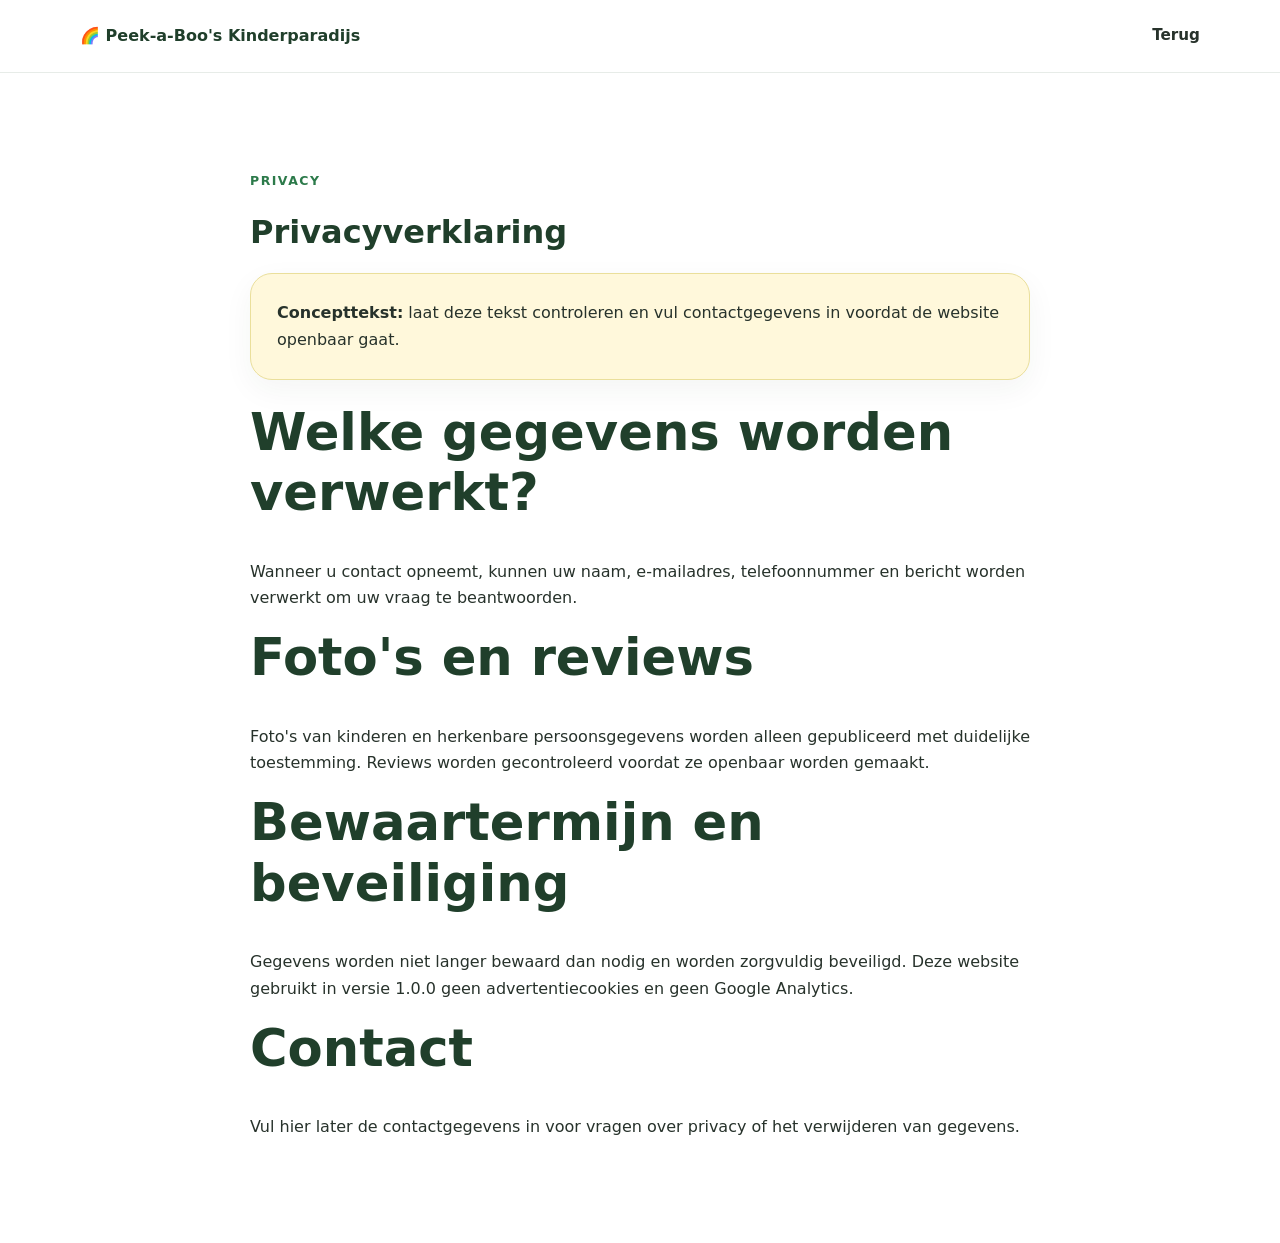
<file: privacy.html>
<!doctype html>
<html lang="nl">
<head>
  <meta charset="utf-8">
  <meta name="viewport" content="width=device-width, initial-scale=1">
  <title>Privacy | Peek-a-Boo's Kinderparadijs</title>
  <link rel="stylesheet" href="styles.css">
</head>
<body>
<header class="site-header"><div class="container nav-wrap"><a class="brand" href="index.html">🌈 Peek-a-Boo's Kinderparadijs</a><nav class="main-nav always-visible"><a href="index.html">Terug</a></nav></div></header>
<main class="section"><div class="container narrow">
<p class="eyebrow">Privacy</p><h1>Privacyverklaring</h1>
<div class="notice"><strong>Concepttekst:</strong> laat deze tekst controleren en vul contactgegevens in voordat de website openbaar gaat.</div>
<h2>Welke gegevens worden verwerkt?</h2><p>Wanneer u contact opneemt, kunnen uw naam, e-mailadres, telefoonnummer en bericht worden verwerkt om uw vraag te beantwoorden.</p>
<h2>Foto's en reviews</h2><p>Foto's van kinderen en herkenbare persoonsgegevens worden alleen gepubliceerd met duidelijke toestemming. Reviews worden gecontroleerd voordat ze openbaar worden gemaakt.</p>
<h2>Bewaartermijn en beveiliging</h2><p>Gegevens worden niet langer bewaard dan nodig en worden zorgvuldig beveiligd. Deze website gebruikt in versie 1.0.0 geen advertentiecookies en geen Google Analytics.</p>
<h2>Contact</h2><p>Vul hier later de contactgegevens in voor vragen over privacy of het verwijderen van gegevens.</p>
</div></main>
</body></html>
</file>
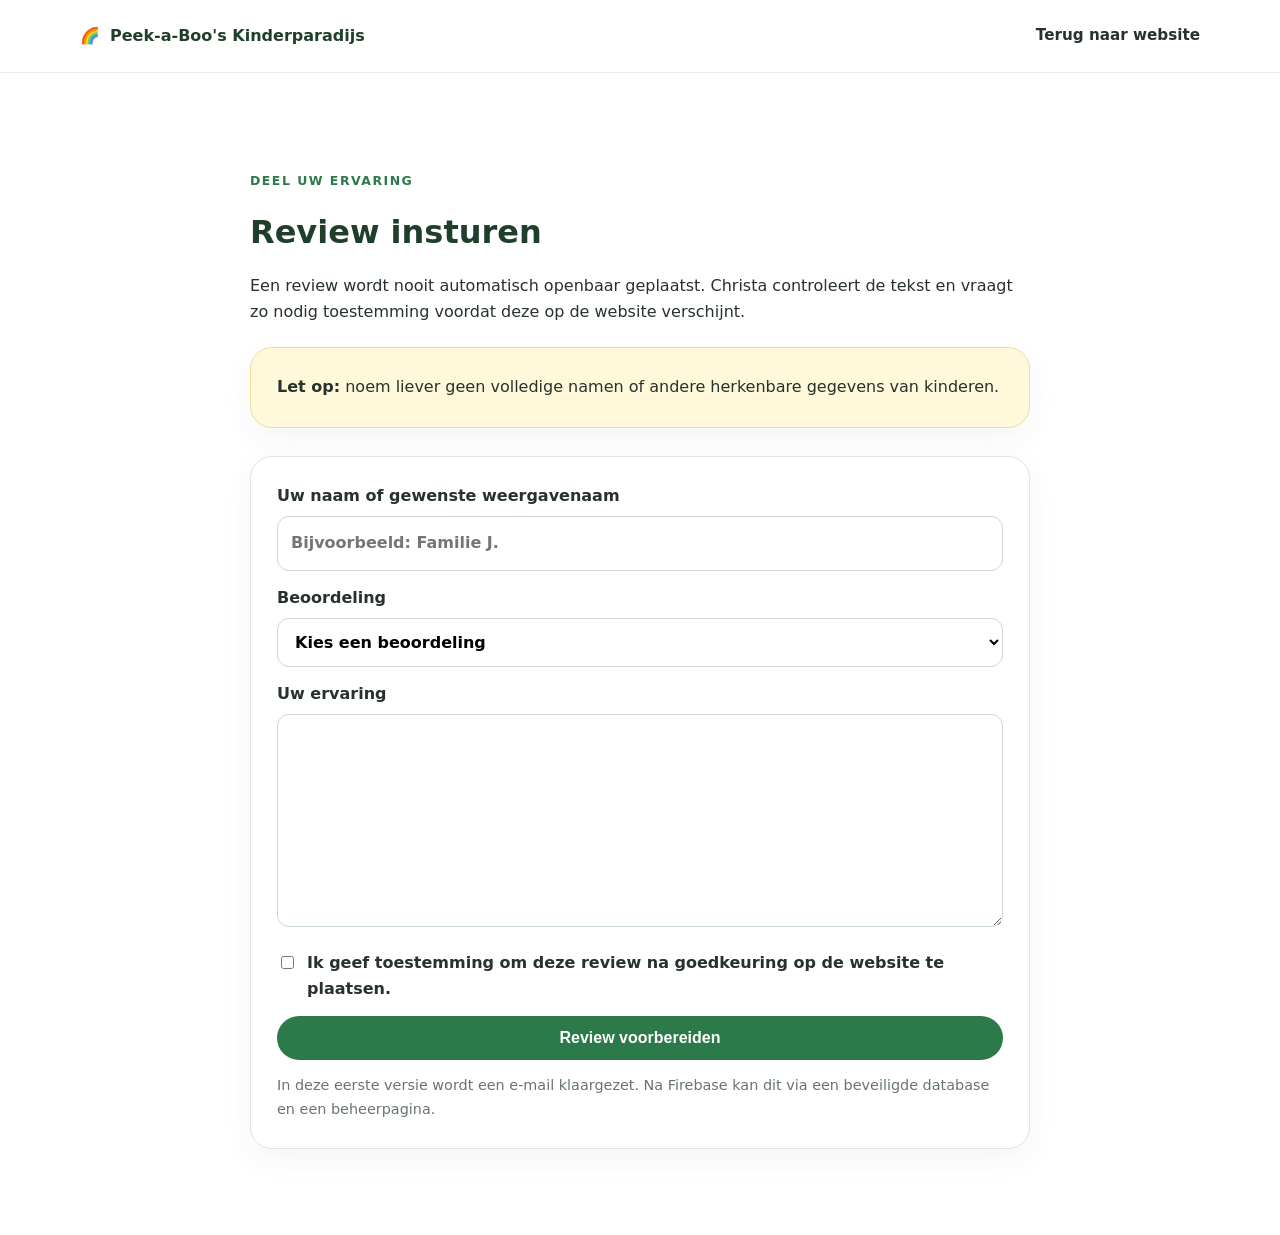
<file: reviews.html>
<!doctype html>
<html lang="nl">
<head>
  <meta charset="utf-8">
  <meta name="viewport" content="width=device-width, initial-scale=1">
  <title>Review insturen | Peek-a-Boo's Kinderparadijs</title>
  <link rel="stylesheet" href="styles.css">
</head>
<body>
  <header class="site-header">
    <div class="container nav-wrap">
      <a class="brand" href="index.html"><span aria-hidden="true">🌈</span><span>Peek-a-Boo's Kinderparadijs</span></a>
      <nav class="main-nav always-visible"><a href="index.html">Terug naar website</a></nav>
    </div>
  </header>
  <main class="section">
    <div class="container narrow">
      <p class="eyebrow">Deel uw ervaring</p>
      <h1>Review insturen</h1>
      <p>Een review wordt nooit automatisch openbaar geplaatst. Christa controleert de tekst en vraagt zo nodig toestemming voordat deze op de website verschijnt.</p>
      <div class="notice"><strong>Let op:</strong> noem liever geen volledige namen of andere herkenbare gegevens van kinderen.</div>
      <form class="contact-form standalone" id="review-form">
        <label>Uw naam of gewenste weergavenaam
          <input type="text" name="naam" placeholder="Bijvoorbeeld: Familie J." required>
        </label>
        <label>Beoordeling
          <select name="sterren" required>
            <option value="">Kies een beoordeling</option>
            <option value="5">5 sterren</option>
            <option value="4">4 sterren</option>
            <option value="3">3 sterren</option>
            <option value="2">2 sterren</option>
            <option value="1">1 ster</option>
          </select>
        </label>
        <label>Uw ervaring
          <textarea name="review" rows="7" required></textarea>
        </label>
        <label class="checkbox"><input type="checkbox" required> Ik geef toestemming om deze review na goedkeuring op de website te plaatsen.</label>
        <button class="button primary" type="submit">Review voorbereiden</button>
        <p class="form-note">In deze eerste versie wordt een e-mail klaargezet. Na Firebase kan dit via een beveiligde database en een beheerpagina.</p>
      </form>
    </div>
  </main>
  <script src="script.js"></script>
</body>
</html>
</file>
<file: styles.css>
*{box-sizing:border-box}html{scroll-behavior:smooth}body{margin:0;font-family:system-ui,-apple-system,BlinkMacSystemFont,"Segoe UI",sans-serif;color:#27322b;background:#fff;line-height:1.65}img{max-width:100%;display:block}a{color:inherit}.container{width:min(1120px,calc(100% - 32px));margin:auto}.narrow{width:min(780px,calc(100% - 32px))}.skip-link{position:absolute;left:-9999px}.skip-link:focus{left:16px;top:16px;background:#fff;padding:10px;z-index:100}.site-header{position:sticky;top:0;z-index:50;background:rgba(255,255,255,.96);border-bottom:1px solid #e7ece8;backdrop-filter:blur(12px)}.nav-wrap{min-height:72px;display:flex;align-items:center;justify-content:space-between;gap:24px}.brand{display:flex;align-items:center;gap:10px;text-decoration:none;font-weight:800;color:#203f2b}.brand-rainbow{font-size:1.4rem}.main-nav{display:flex;align-items:center;gap:20px}.main-nav a{text-decoration:none;font-weight:650;font-size:.95rem}.main-nav a:hover{color:#2c7a4a}.nav-cta{background:#2c7a4a;color:#fff!important;padding:9px 15px;border-radius:999px}.menu-button{display:none;border:1px solid #cbd6cf;background:#fff;border-radius:10px;padding:9px 12px;font-weight:700}.hero{padding:70px 0;background:linear-gradient(135deg,#f7fff8,#fffbed)}.hero-grid{display:grid;grid-template-columns:1.05fr .95fr;gap:54px;align-items:center}.hero h1{font-size:clamp(2.4rem,6vw,4.7rem);line-height:1.03;margin:.25em 0}.lead{font-size:1.2rem;color:#53625a;max-width:680px}.eyebrow{text-transform:uppercase;letter-spacing:.12em;font-size:.78rem;font-weight:850;color:#2c7a4a}.button-row{display:flex;flex-wrap:wrap;gap:12px;margin:28px 0}.button{display:inline-flex;align-items:center;justify-content:center;border:0;border-radius:999px;padding:13px 20px;font-weight:800;text-decoration:none;cursor:pointer;font-size:1rem}.primary{background:#2c7a4a;color:#fff}.primary:hover{background:#225f3a}.secondary{background:#fff;border:1px solid #c7d6cc;color:#25432f}.trust-row{display:flex;flex-wrap:wrap;gap:18px;font-weight:700;color:#43604c}.hero-card{background:#fff;border-radius:32px;padding:18px;box-shadow:0 20px 60px rgba(31,66,42,.14);transform:rotate(1deg)}.hero-card img{border-radius:22px}.section{padding:86px 0}.soft-bg{background:#f5faf6}.split,.contact-grid{display:grid;grid-template-columns:1fr 1fr;gap:56px;align-items:start}h1,h2,h3{line-height:1.18;color:#203f2b}h2{font-size:clamp(2rem,4vw,3.2rem);margin:.2em 0 .7em}.info-card,.feature-card,.review-card,.download-box,.partner-box,.contact-form,.notice{border:1px solid #dfe8e1;background:#fff;border-radius:22px;padding:26px;box-shadow:0 10px 30px rgba(31,66,42,.05)}.check-list{padding:0;list-style:none}.check-list li{padding:8px 0 8px 28px;position:relative}.check-list li:before{content:"✓";position:absolute;left:0;color:#2c7a4a;font-weight:900}.cards{display:grid;gap:20px}.cards.four{grid-template-columns:repeat(4,1fr)}.cards.three{grid-template-columns:repeat(3,1fr)}.feature-card .icon{font-size:2rem}.download-box,.partner-box,.section-head{display:flex;align-items:center;justify-content:space-between;gap:28px;margin-top:34px}.timeline{display:grid;gap:16px}.timeline article{display:grid;grid-template-columns:58px 1fr;gap:18px;border-bottom:1px solid #e2e9e4;padding:20px 0}.timeline span{width:48px;height:48px;border-radius:50%;display:grid;place-items:center;background:#eaf7ee;color:#2c7a4a;font-weight:900}.timeline h3{margin:0 0 5px}.timeline p{margin:0;color:#59665e}.review-section{background:#fffdf6}.stars{font-size:1.25rem;color:#d89d00;letter-spacing:.08em}.placeholder-review{border-style:dashed}.faq-list{display:grid;gap:12px}.faq-list details{border:1px solid #dfe8e1;border-radius:16px;background:#fff;padding:0 18px}.faq-list summary{cursor:pointer;font-weight:800;padding:18px 0}.faq-list p{padding-bottom:16px;margin:0;color:#56635a}.contact-section{background:#203f2b;color:#fff}.contact-section h2,.contact-section .eyebrow{color:#fff}.contact-placeholder{background:rgba(255,255,255,.08);padding:18px;border-radius:16px}.contact-form{display:grid;gap:14px;color:#27322b}.contact-form label{font-weight:750}.contact-form input,.contact-form textarea,.contact-form select{width:100%;margin-top:7px;border:1px solid #cbd8cf;border-radius:12px;padding:13px;font:inherit;background:#fff}.contact-form.standalone{margin-top:28px}.checkbox{display:flex;gap:10px;align-items:flex-start}.checkbox input{width:auto;margin-top:6px}.form-note{font-size:.9rem;color:#68756c;margin:0}.notice{margin:22px 0;background:#fff8db;border-color:#eadf9b}.site-footer{padding:42px 0;background:#15291c;color:#dce8df}.footer-grid{display:grid;grid-template-columns:2fr 1fr 1fr;gap:30px}.footer-grid a{display:block;margin:7px 0}.footer-grid p{margin:6px 0}.always-visible{display:flex!important}
@media (max-width:900px){.cards.four{grid-template-columns:repeat(2,1fr)}.hero-grid,.split,.contact-grid{grid-template-columns:1fr}.hero-card{max-width:680px}.main-nav{display:none;position:absolute;left:16px;right:16px;top:72px;background:#fff;border:1px solid #dfe8e1;border-radius:18px;padding:18px;box-shadow:0 16px 40px rgba(0,0,0,.12);flex-direction:column;align-items:stretch}.main-nav.open{display:flex}.menu-button{display:block}.main-nav.always-visible{position:static;box-shadow:none;border:0;padding:0;flex-direction:row}.section-head,.partner-box,.download-box{align-items:flex-start;flex-direction:column}}@media (max-width:650px){.section{padding:62px 0}.hero{padding:48px 0}.hero h1{font-size:2.55rem}.cards.four,.cards.three{grid-template-columns:1fr}.footer-grid{grid-template-columns:1fr}.brand span:last-child{max-width:230px}.trust-row{display:grid;gap:7px}}
</file>
